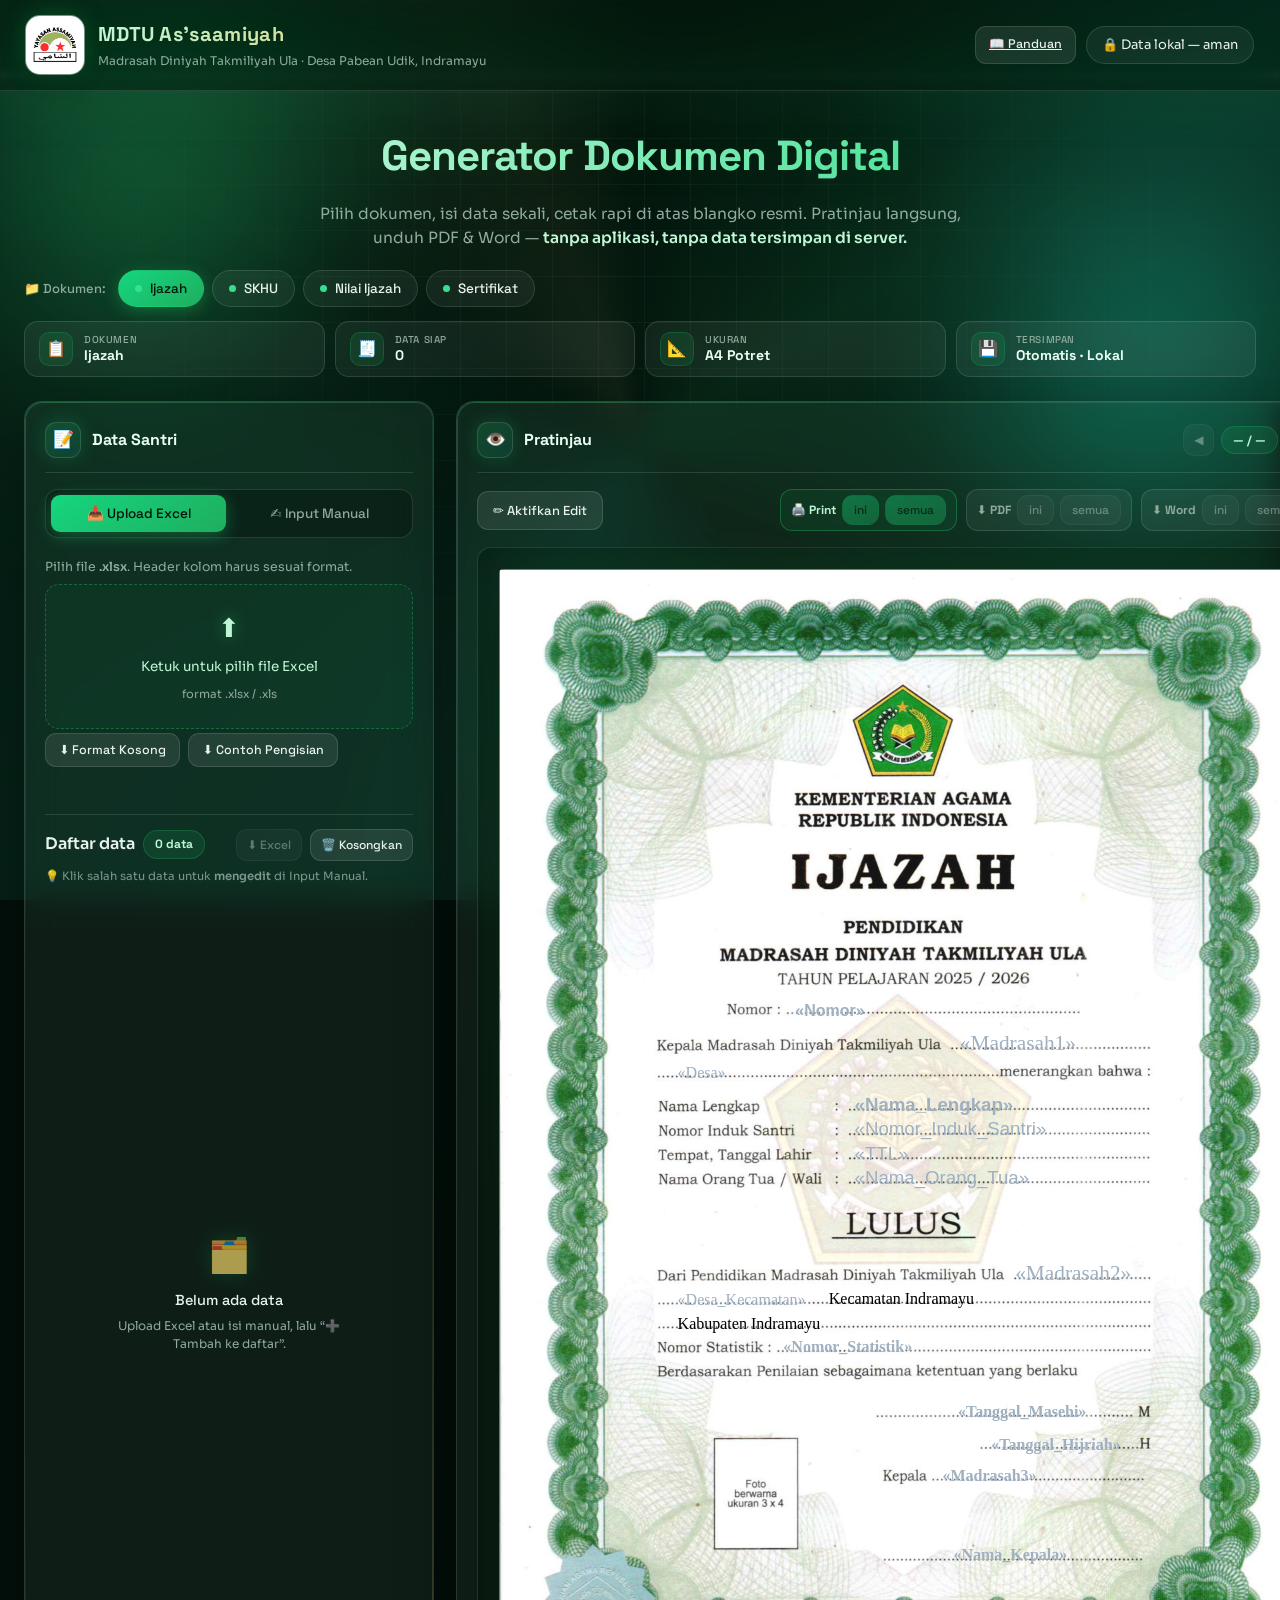
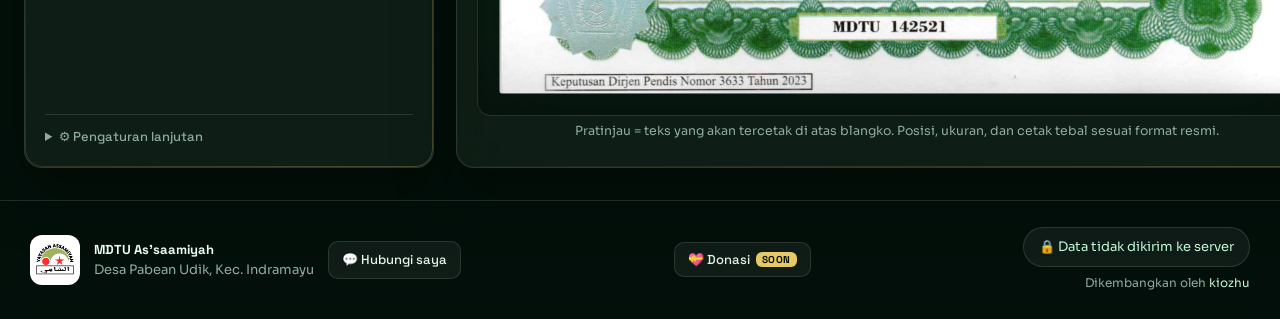
<file: web/index.html>
<!DOCTYPE html>
<html lang="id">
<head>
<meta charset="UTF-8">
<meta name="viewport" content="width=device-width, initial-scale=1.0">
<title>Generator Ijazah — MDTU As'saamiyah</title>
<link rel="icon" type="image/jpeg" href="assets/logo.jpg">
<!-- Kunci keamanan: hanya boleh memuat/menghubungi sumber dari server ini sendiri.
     Browser DILARANG mengirim data ke alamat luar mana pun. -->
<meta http-equiv="Content-Security-Policy"
      content="default-src 'self'; script-src 'self'; style-src 'self' 'unsafe-inline'; img-src 'self' data: blob:; connect-src 'self'; frame-src 'self' blob:; object-src 'none'; base-uri 'self'">
<link rel="stylesheet" href="styles.css">
<!-- Semua library disimpan lokal (tidak ambil dari internet). -->
<script src="lib/xlsx.full.min.js"></script>
<script src="lib/pdf-lib.min.js"></script>
<script src="lib/fontkit.umd.min.js"></script>
<script src="lib/pizzip.min.js"></script>
</head>
<body>

<!-- latar dekoratif futuristik -->
<div class="aurora" aria-hidden="true">
  <span class="blob b1"></span>
  <span class="blob b2"></span>
  <span class="blob b3"></span>
  <div class="grid-overlay"></div>
  <div class="ax-scan"></div>
  <div class="ax-dots"><i></i><i></i><i></i><i></i><i></i><i></i><i></i><i></i><i></i><i></i><i></i><i></i></div>
</div>

<header class="site-header reveal">
  <div class="brand">
    <img id="brandLogo" class="brand-logo" src="assets/logo.jpg" alt="Logo Yayasan Assamiyah">
    <div class="brand-text">
      <div class="brand-name">MDTU As'saamiyah</div>
      <div class="brand-sub">Madrasah Diniyah Takmiliyah Ula · Desa Pabean Udik, Indramayu</div>
    </div>
  </div>
  <div class="header-right ed-nav" style="display:flex;align-items:center;gap:10px">
    <a class="btn ghost sm" href="panduan.html">📖 Panduan</a>
    <span class="pill secure" title="Semua proses di browser. Tidak ada data yang dikirim ke server.">🔒 Data lokal — aman</span>
  </div>
</header>

<div class="hero reveal">
  <h1>Generator Dokumen Digital</h1>
  <p>Pilih dokumen, isi data sekali, cetak rapi di atas blangko resmi. Pratinjau langsung, unduh PDF &amp; Word —
     <b>tanpa aplikasi, tanpa data tersimpan di server.</b></p>
</div>

<div class="tpl-bar reveal">
  <span class="tpl-bar-label">📁 Dokumen:</span>
  <div id="tplPicker" class="tpl-picker"></div>
</div>
<div id="tplNotice" class="tpl-notice hidden"></div>

<div class="stat-bar reveal">
  <span class="stat"><span class="stat-ic">📋</span><span class="stat-t"><span class="stat-k">Dokumen</span><b id="statTpl">—</b></span></span>
  <span class="stat"><span class="stat-ic">🧾</span><span class="stat-t"><span class="stat-k">Data siap</span><b id="statCount">0</b></span></span>
  <span class="stat"><span class="stat-ic">📐</span><span class="stat-t"><span class="stat-k">Ukuran</span><b id="statSize">—</b></span></span>
  <span class="stat"><span class="stat-ic">💾</span><span class="stat-t"><span class="stat-k">Tersimpan</span><b>Otomatis · Lokal</b></span></span>
</div>

<main>
  <!-- ============ KIRI: INPUT ============ -->
  <section class="card input reveal">
    <div class="card-head"><span class="ic">📝</span><h2>Data Santri</h2></div>

    <div class="tabs">
      <button class="tab active" data-tab="excel">📥 Upload Excel</button>
      <button class="tab" data-tab="manual">✍️ Input Manual</button>
    </div>

    <div class="tabpane" id="tab-excel">
      <p class="hint">Pilih file <b>.xlsx</b>. Header kolom harus sesuai format.</p>
      <div class="file-drop">
        <span class="fd-ic">⬆️</span>
        <span>Ketuk untuk pilih file Excel</span>
        <span class="fd-sub">format .xlsx / .xls</span>
        <input type="file" id="excelFile" class="file-cover" aria-label="Pilih file Excel">
      </div>
      <div class="sample-btns">
        <button id="sampleEmpty" class="btn ghost sm" title="Header kolom saja, siap Anda isi">⬇️ Format Kosong</button>
        <button id="sampleFilled" class="btn ghost sm" title="Contoh 30 baris terisi otomatis">⬇️ Contoh Pengisian</button>
      </div>
      <div id="excelStatus" class="status"></div>
    </div>

    <div class="tabpane hidden" id="tab-manual">
      <p class="hint">Isi data lalu <b>Tambah</b>. Field tetap tersimpan di browser ini
        supaya tidak ketik ulang.</p>
      <form id="manualForm"></form>
      <div id="manualActions" class="manual-actions">
        <button id="addRecord" class="btn primary sm">➕ Tambah ke daftar</button>
        <button id="saveRecord" class="btn primary sm hidden">💾 Simpan perubahan</button>
        <button id="cancelEdit" class="btn ghost sm hidden">✖ Batal edit</button>
      </div>
      <div id="manualPreviewNote" class="manual-prev-note hidden">👁️ Pratinjau otomatis dari isian — <b>belum ditambahkan</b>. Klik “➕ Tambah ke daftar” bila sudah yakin.</div>
    </div>

    <div class="records">
      <div class="records-head">
        <b>Daftar data</b>
        <span id="recCount" class="chip">0 data</span>
        <button id="exportExcel" class="btn ghost xs" title="Unduh semua data sebagai Excel (cadangan)">⬇️ Excel</button>
        <button id="clearRecords" class="btn ghost xs">🗑️ Kosongkan</button>
      </div>
      <p class="hint rec-hint">💡 Klik salah satu data untuk <b>mengedit</b> di Input Manual.</p>
      <ol id="recordList"></ol>
      <div id="recordsEmpty" class="records-empty">
        <div class="re-ic">🗂️</div>
        <p>Belum ada data</p>
        <span>Upload Excel atau isi manual, lalu “➕ Tambah ke daftar”.</span>
      </div>
    </div>

    <details class="adv">
      <summary>⚙️ Pengaturan lanjutan</summary>
      <label class="row" style="display:flex;align-items:center;gap:9px">
        <input type="checkbox" id="showBg" checked style="width:18px;height:18px;accent-color:var(--green)">
        <span>Tampilkan blangko di pratinjau</span>
      </label>
      <label class="row">
        <span>Ganti background blangko (opsional)</span>
        <input type="file" id="bgImage" accept="image/*">
      </label>
      <button id="resetBg" class="btn ghost xs">↩️ Reset background (kembali ke bawaan)</button>
      <p class="hint">Blangko hanya untuk pratinjau (WYSIWYG) <b>di perangkat ini</b>. <b>Tidak ikut tercetak</b> —
        PDF berisi teks saja untuk dicetak di atas blangko asli. <b>Reset</b> mengembalikan ke blangko default.</p>
    </details>
  </section>

  <!-- ============ KANAN: PREVIEW ============ -->
  <section class="card preview reveal">
    <div class="card-head">
      <span class="ic">👁️</span><h2>Pratinjau</h2>
      <div class="nav">
        <button id="prev" class="btn ghost xs">◀</button>
        <span id="navLabel" class="chip">— / —</span>
        <button id="next" class="btn ghost xs">▶</button>
      </div>
    </div>

    <div class="toolbar">
      <button id="editToggle" class="btn ghost">✏️ Aktifkan Edit</button>
      <button id="saveDefault" class="btn ghost hidden" title="Simpan ke browser ini saja">💾 Simpan Default</button>
      <button id="saveGlobal" class="btn primary hidden" title="Simpan untuk SEMUA pengunjung (perlu login admin)">🌐 Simpan Global</button>
      <button id="resetDefault" class="btn ghost hidden">↩️ Reset Default</button>
      <span class="tb-spacer"></span>
      <div class="out-group primary" title="Cetak langsung">
        <span class="out-label">🖨️ Print</span>
        <button id="printOne" class="btn primary xs">ini</button>
        <button id="printAll" class="btn primary xs">semua</button>
      </div>
      <div class="out-group" title="Unduh PDF (teks untuk dicetak di atas blangko)">
        <span class="out-label">⬇️ PDF</span>
        <button id="dlPdfOne" class="btn ghost xs">ini</button>
        <button id="dlPdfAll" class="btn ghost xs">semua</button>
      </div>
      <div class="out-group" title="Unduh Word (.docx)">
        <span class="out-label">⬇️ Word</span>
        <button id="dlDocxOne" class="btn ghost xs">ini</button>
        <button id="dlDocxAll" class="btn ghost xs">semua</button>
      </div>
    </div>

    <div id="editPanel" class="edit-panel hidden">
      <span class="ep-group">
        <button id="epUndo" class="btn ghost xs" title="Urungkan (Ctrl+Z)" disabled>↶ Urungkan</button>
        <button id="epRedo" class="btn ghost xs" title="Ulangi (Ctrl+Shift+Z)" disabled>↷ Ulangi</button>
      </span>
      <span class="ep-group">
        <button id="epAddField" class="btn ghost xs" title="Tambah placeholder (isi dari Excel)">➕ Placeholder</button>
        <button id="epAddText" class="btn ghost xs" title="Tambah teks tetap">➕ Teks</button>
        <button id="epDel" class="btn ghost xs" title="Hapus terpilih">🗑️ Hapus</button>
      </span>
      <span id="epName" class="ep-name">Pilih / tambah teks…</span>
      <span class="ep-group">
        <select id="epFont" title="Font">
          <option>Arial</option><option>Calibri</option><option>Verdana</option><option>Tahoma</option>
          <option>Trebuchet MS</option><option>Times New Roman</option><option>Georgia</option>
          <option>Cambria</option><option>Garamond</option><option>Book Antiqua</option>
          <option>Century</option><option>Courier New</option><option>Consolas</option><option>Comic Sans MS</option>
        </select>
        <input id="epSize" type="number" min="6" max="96" step="0.5" title="Ukuran (pt)">
        <button id="epBold" class="tgmini" title="Tebal"><b>B</b></button>
        <button id="epItalic" class="tgmini" title="Miring"><i>I</i></button>
        <button class="tgmini epAl" data-al="left" title="Kiri">⬅</button>
        <button class="tgmini epAl" data-al="center" title="Tengah">⬌</button>
        <button class="tgmini epAl" data-al="right" title="Kanan">➡</button>
        <input id="epColor" type="color" title="Warna">
      </span>
      <span class="ep-pos">x<input id="epX" type="number" step="1"> y<input id="epY" type="number" step="1"></span>
    </div>

    <div id="tplSettings" class="tpl-settings hidden">
      <label class="ts-field">📐 Ukuran halaman
        <select id="edPageSize">
          <option value="">— sesuai template —</option>
          <option value="595.28x841.89">A4 Potret</option>
          <option value="841.89x595.28">A4 Lanskap</option>
          <option value="612x792">Letter</option>
          <option value="935.43x612.28">F4 / Folio</option>
        </select>
      </label>
      <label class="btn ghost xs" for="edBgFile" title="Unggah gambar blangko baru (perlu login admin)">🖼️ Ganti blangko</label>
      <input id="edBgFile" type="file" accept="image/*" hidden>
    </div>

    <div class="stage">
      <div id="page" class="a4"></div>
    </div>
    <p class="hint center">Pratinjau = teks yang akan tercetak di atas blangko.
      Posisi, ukuran, dan cetak tebal sesuai format resmi.</p>
  </section>
</main>

<footer class="site-footer">
  <div class="foot-brand">
    <img class="foot-logo" src="assets/logo.jpg" alt="">
    <div>
      <b>MDTU As'saamiyah</b><br>
      <span class="muted">Desa Pabean Udik, Kec. Indramayu</span>
    </div>
    <a class="foot-link" href="https://wa.me/6285133469352" target="_blank" rel="noopener noreferrer">💬 Hubungi saya</a>
  </div>
  <div class="foot-links">
    <button id="donasiBtn" class="foot-link" type="button">💝 Donasi <span class="soon">soon</span></button>
  </div>
  <div class="foot-right">
    <div class="foot-badge">🔒 Data tidak dikirim ke server</div>
    <span class="dev-credit">Dikembangkan oleh <a href="https://github.com/kiozhu" target="_blank" rel="noopener noreferrer">kiozhu</a></span>
  </div>
</footer>

<!-- Dialog: login admin -->
<div id="adminModal" class="modal-overlay hidden">
  <div class="modal" role="dialog" aria-modal="true" aria-labelledby="adminModalTitle">
    <h3 id="adminModalTitle">🔑 Login Admin</h3>
    <p class="modal-hint">Masuk untuk menyimpan tata letak sebagai <b>default global</b> yang dilihat semua pengunjung.</p>
    <input id="adminPass" type="password" autocomplete="current-password" placeholder="Sandi admin">
    <div id="adminMsg" class="modal-msg"></div>
    <div class="modal-actions">
      <button id="adminCancel" class="btn ghost sm">Batal</button>
      <button id="adminLoginBtn" class="btn primary sm">Masuk</button>
    </div>
  </div>
</div>

<!-- Dialog: beri nama data sebelum disimpan ke daftar -->
<div id="nameModal" class="modal-overlay hidden">
  <div class="modal" role="dialog" aria-modal="true" aria-labelledby="nameModalTitle">
    <h3 id="nameModalTitle">📝 Beri nama data</h3>
    <p class="modal-hint">Nama ini hanya untuk memudahkan mengenali data di daftar (tidak ikut tercetak).</p>
    <input id="nameModalInput" type="text" autocomplete="off" placeholder="mis. Budi Santoso">
    <div class="modal-actions">
      <button id="nameModalCancel" class="btn ghost sm">Batal</button>
      <button id="nameModalSave" class="btn primary sm">💾 Simpan</button>
    </div>
  </div>
</div>

<script src="app.js"></script>
</body>
</html>
</file>
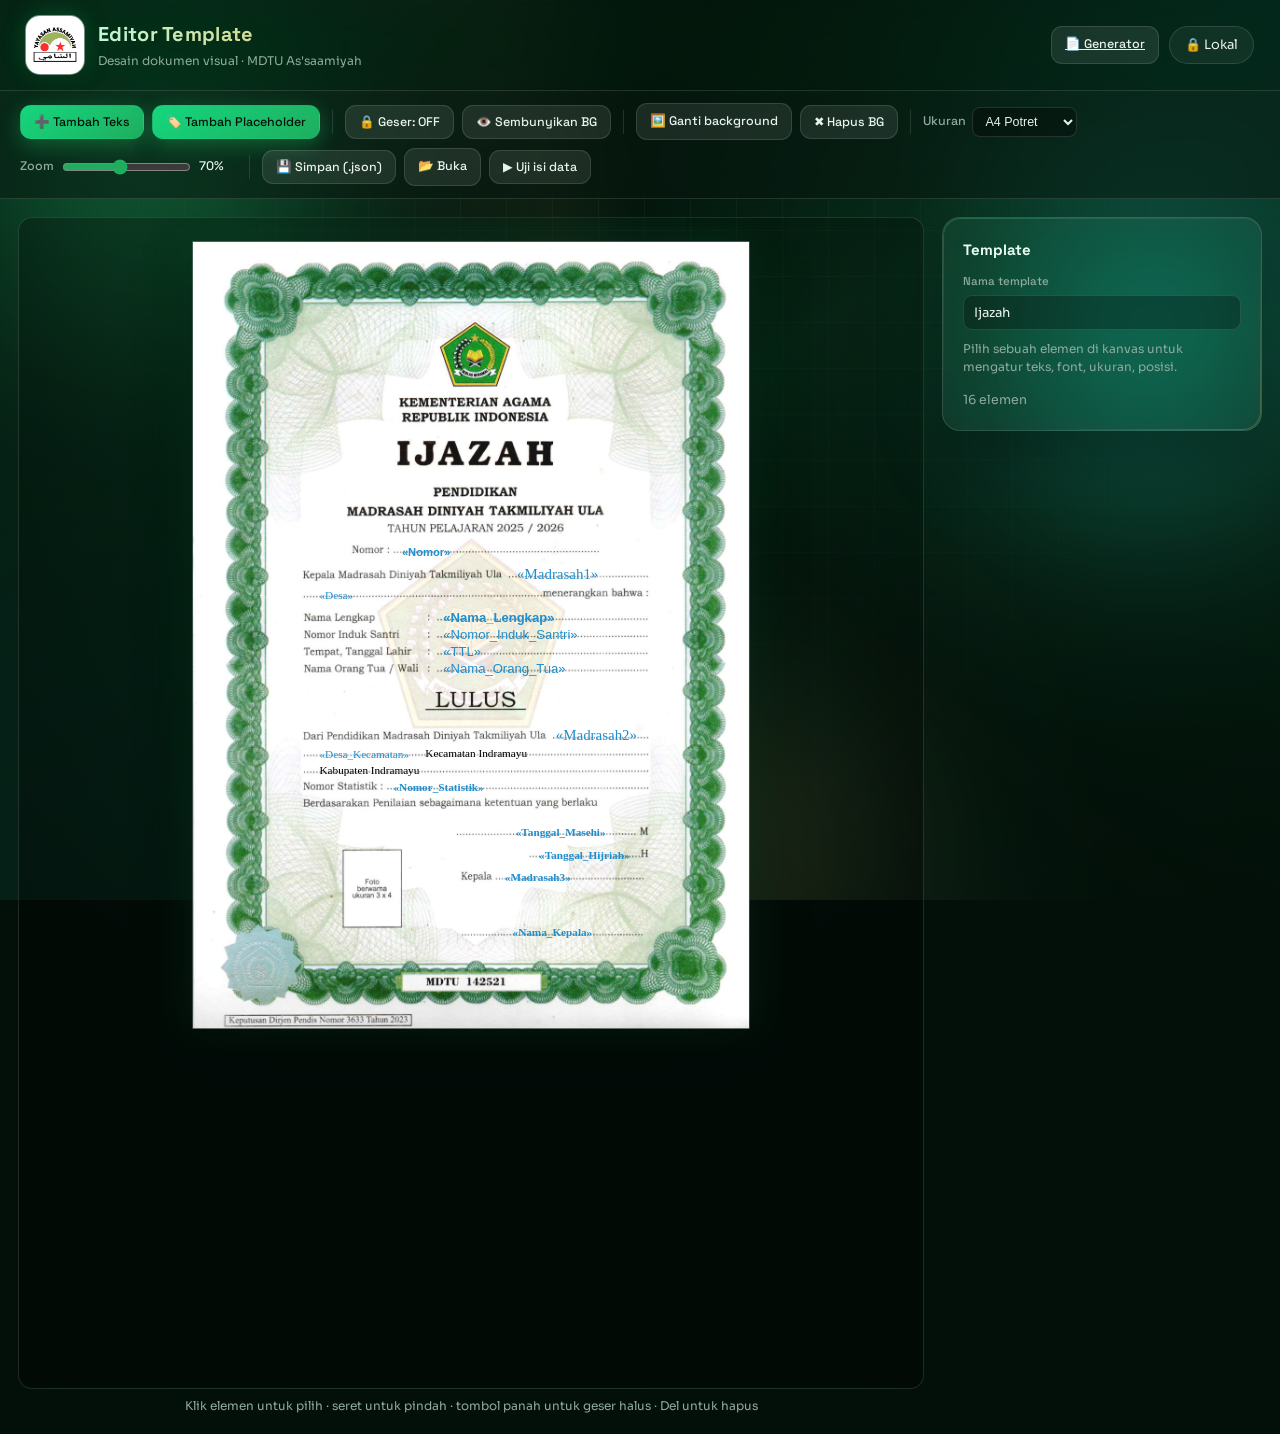
<file: web/editor.html>
<!DOCTYPE html>
<html lang="id">
<head>
<meta charset="UTF-8">
<meta name="viewport" content="width=device-width, initial-scale=1.0">
<title>Editor Template — MDTU As'saamiyah</title>
<link rel="icon" type="image/jpeg" href="assets/logo.jpg">
<meta http-equiv="Content-Security-Policy"
      content="default-src 'self'; script-src 'self'; style-src 'self' 'unsafe-inline'; img-src 'self' data: blob:; connect-src 'self'; object-src 'none'; base-uri 'self'">
<link rel="stylesheet" href="styles.css">
<link rel="stylesheet" href="editor.css">
</head>
<body>

<div class="aurora" aria-hidden="true">
  <span class="blob b1"></span><span class="blob b2"></span><span class="blob b3"></span>
  <div class="grid-overlay"></div>
</div>

<header class="site-header">
  <div class="brand">
    <img class="brand-logo" src="assets/logo.jpg" alt="Logo Yayasan Assamiyah">
    <div class="brand-text">
      <div class="brand-name">Editor Template</div>
      <div class="brand-sub">Desain dokumen visual · MDTU As'saamiyah</div>
    </div>
  </div>
  <nav class="header-right ed-nav">
    <a class="btn ghost sm" href="index.html">📄 Generator</a>
    <span class="pill secure">🔒 Lokal</span>
  </nav>
</header>

<div class="ed-toolbar">
  <button id="addText" class="btn primary sm">➕ Tambah Teks</button>
  <button id="addField" class="btn primary sm">🏷️ Tambah Placeholder</button>
  <span class="sep"></span>
  <button id="dragToggle" class="btn ghost sm" title="Default terkunci agar tidak bergeser tak sengaja">🔒 Geser: OFF</button>
  <button id="hideBg" class="btn ghost sm">👁️ Sembunyikan BG</button>
  <span class="sep"></span>
  <label class="btn ghost sm" for="bgUpload">🖼️ Ganti background</label>
  <input id="bgUpload" type="file" accept="image/*" hidden>
  <button id="bgClear" class="btn ghost sm">✖ Hapus BG</button>
  <span class="sep"></span>
  <label class="tb-field">Ukuran
    <select id="pageSize">
      <option value="595.28x841.89">A4 Potret</option>
      <option value="841.89x595.28">A4 Lanskap</option>
      <option value="612x792">Letter</option>
      <option value="935.43x612.28">F4/Folio</option>
    </select>
  </label>
  <label class="tb-field">Zoom
    <input id="zoom" type="range" min="30" max="120" value="70"><span id="zoomVal">70%</span>
  </label>
  <span class="sep"></span>
  <button id="saveJson" class="btn ghost sm">💾 Simpan (.json)</button>
  <label class="btn ghost sm" for="loadJson">📂 Buka</label>
  <input id="loadJson" type="file" accept=".json" hidden>
  <button id="tryGen" class="btn ghost sm">▶ Uji isi data</button>
</div>

<main class="ed-main">
  <!-- KANVAS -->
  <section class="ed-canvas-wrap">
    <div class="ed-scroll">
      <div id="canvas" class="ed-canvas"><img id="canvasBg" class="ed-bg" alt=""></div>
    </div>
    <div class="ed-hint">Klik elemen untuk pilih · seret untuk pindah · tombol panah untuk geser halus · Del untuk hapus</div>
  </section>

  <!-- PROPERTI -->
  <aside class="ed-props card">
    <div id="propEmpty" class="prop-empty">
      <h3>Template</h3>
      <label class="fld"><span>Nama template</span><input id="tplName" value="Template Baru"></label>
      <p class="hint">Pilih sebuah elemen di kanvas untuk mengatur teks, font, ukuran, posisi.</p>
      <div class="prop-stat"><span id="elCount">0</span> elemen</div>
    </div>

    <div id="propPanel" class="prop-panel hidden">
      <div class="prop-head">
        <h3 id="propTitle">Elemen</h3>
        <button id="delEl" class="btn ghost xs">🗑️ Hapus</button>
      </div>

      <label class="fld toggle">
        <input type="checkbox" id="pIsField">
        <span>Placeholder (isi dari data Excel)</span>
      </label>

      <label class="fld" id="rowKey"><span>Nama field (mis. Nama_Lengkap)</span>
        <input id="pKey" placeholder="Nama_Lengkap"></label>
      <label class="fld" id="rowText"><span>Teks</span>
        <input id="pText" placeholder="Teks tetap"></label>

      <div class="grid2">
        <label class="fld"><span>Font</span>
          <select id="pFont">
            <option>Arial</option><option>Calibri</option><option>Verdana</option><option>Tahoma</option>
            <option>Trebuchet MS</option><option>Times New Roman</option><option>Georgia</option>
            <option>Cambria</option><option>Garamond</option><option>Book Antiqua</option>
            <option>Century</option><option>Courier New</option><option>Consolas</option><option>Comic Sans MS</option>
          </select>
        </label>
        <label class="fld"><span>Ukuran (pt)</span>
          <input id="pSize" type="number" min="6" max="96" step="0.5" value="12"></label>
      </div>

      <div class="prop-row">
        <button id="pBold" class="tg" title="Tebal"><b>B</b></button>
        <button id="pItalic" class="tg" title="Miring"><i>I</i></button>
        <div class="align-grp">
          <button class="tg align" data-al="left" title="Kiri">⬅</button>
          <button class="tg align" data-al="center" title="Tengah">⬌</button>
          <button class="tg align" data-al="right" title="Kanan">➡</button>
        </div>
        <label class="color-pick" title="Warna"><input id="pColor" type="color" value="#000000"></label>
      </div>

      <div class="grid2">
        <label class="fld"><span>X (pt)</span><input id="pX" type="number" step="1"></label>
        <label class="fld"><span>Y / baseline (pt)</span><input id="pY" type="number" step="1"></label>
      </div>
    </div>
  </aside>
</main>

<script src="lib/pizzip.min.js"></script>
<script src="editor.js"></script>
</body>
</html>
</file>
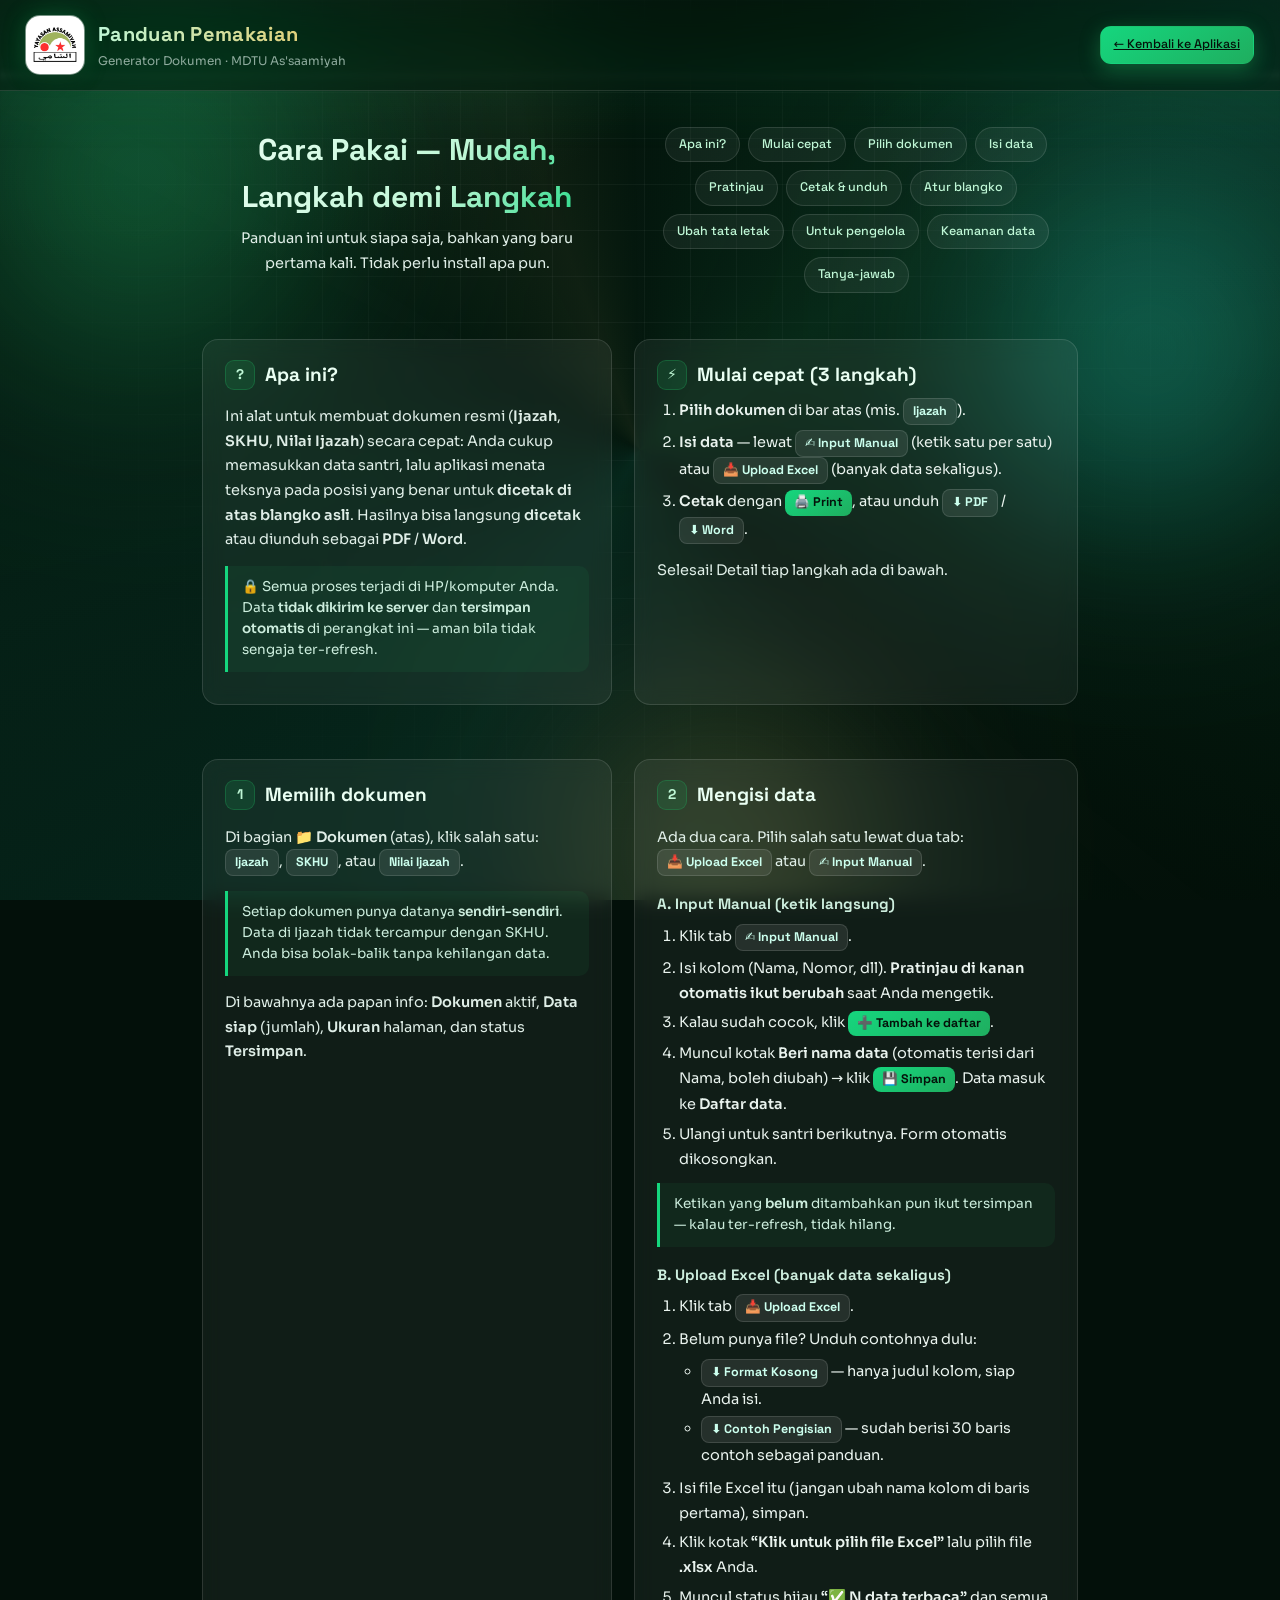
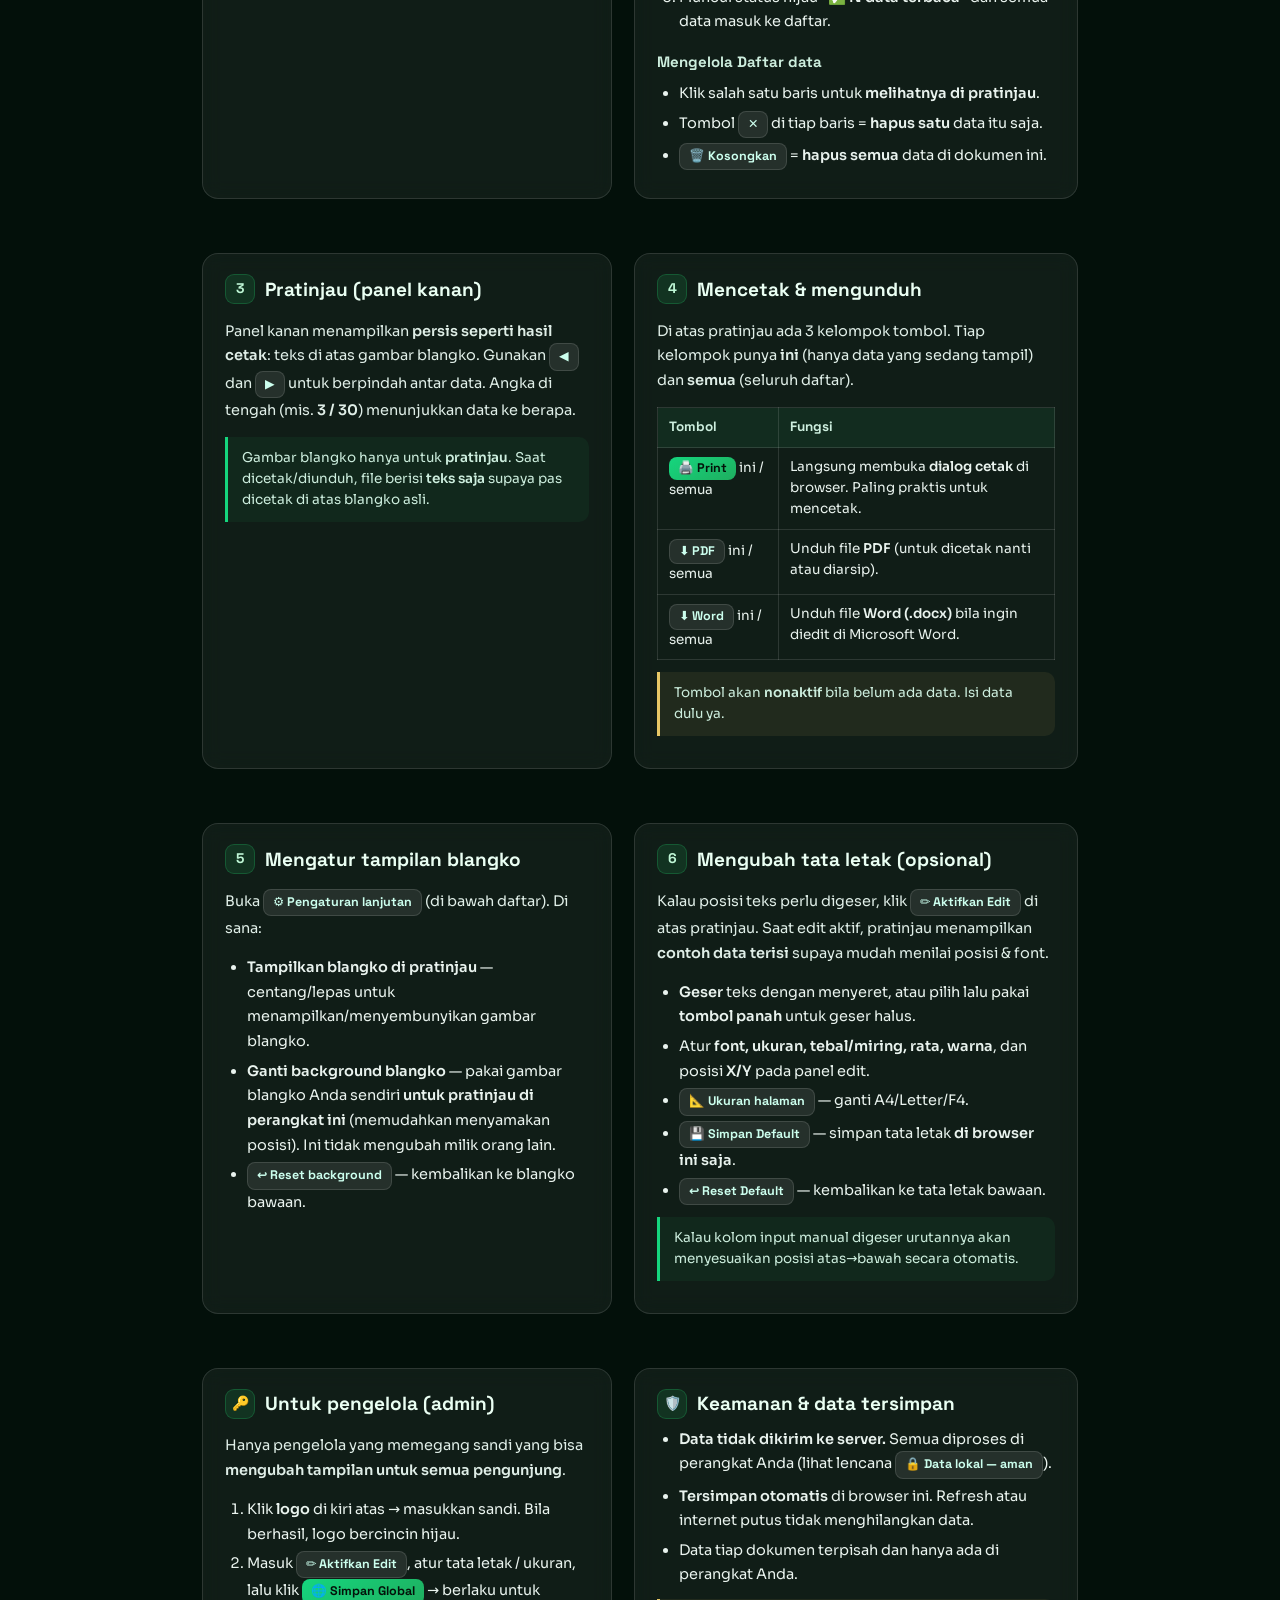
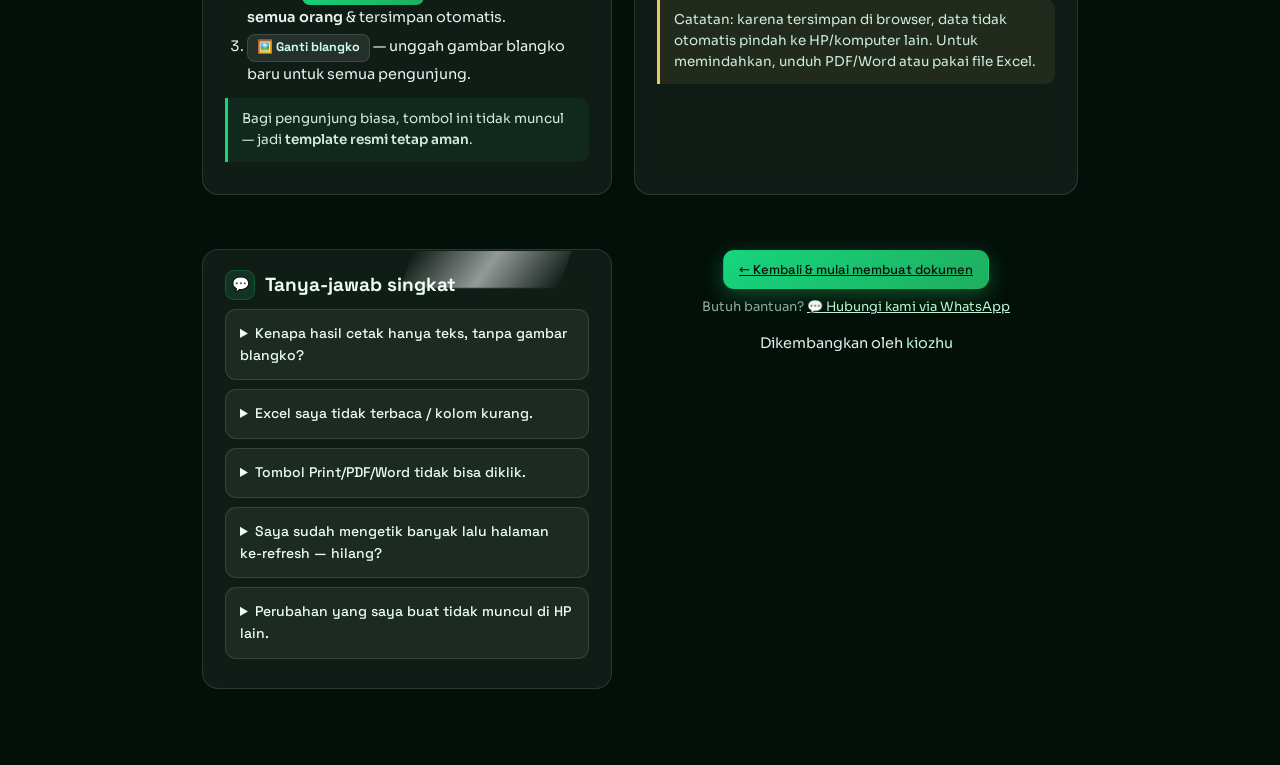
<file: web/panduan.html>
<!DOCTYPE html>
<html lang="id">
<head>
<meta charset="UTF-8">
<meta name="viewport" content="width=device-width, initial-scale=1.0">
<title>Panduan — Generator Dokumen MDTU As'saamiyah</title>
<link rel="icon" type="image/jpeg" href="assets/logo.jpg">
<meta http-equiv="Content-Security-Policy"
      content="default-src 'self'; script-src 'self'; style-src 'self' 'unsafe-inline'; img-src 'self' data: blob:; connect-src 'self'; object-src 'none'; base-uri 'self'">
<link rel="stylesheet" href="styles.css">
<style>
  .guide{max-width:920px;margin:0 auto;padding:18px 22px 60px}
  .guide-hero{text-align:center;padding:18px 10px 6px}
  .guide-hero h1{font-family:var(--display);font-size:30px;margin:0 0 6px;
    background:linear-gradient(120deg,#eafff3,#bff7d6 60%,var(--green-2));-webkit-background-clip:text;background-clip:text;color:transparent}
  .guide-hero p{color:var(--muted);margin:0;font-size:15px}
  .toc{display:flex;flex-wrap:wrap;gap:8px;justify-content:center;margin:18px 0 8px}
  .toc a{font-size:12.5px;color:#bff7d6;text-decoration:none;background:var(--glass);border:1px solid var(--brd);
    border-radius:999px;padding:7px 13px;font-family:var(--display)}
  .toc a:hover{border-color:var(--green-2)}
  .gsec{background:var(--glass);border:1px solid var(--brd);border-radius:16px;padding:20px 22px;margin:16px 0;
    backdrop-filter:blur(10px);-webkit-backdrop-filter:blur(10px)}
  .gsec h2{font-family:var(--display);font-size:19px;margin:0 0 4px;color:#eafff3;display:flex;align-items:center;gap:10px}
  .gsec h2 .n{flex:none;width:30px;height:30px;display:grid;place-items:center;border-radius:9px;font-size:14px;
    background:rgba(31,174,95,.16);border:1px solid rgba(31,174,95,.3);color:#bff7d6}
  .gsec .lead{color:var(--muted);margin:2px 0 14px;font-size:14px}
  .gsec h3{font-family:var(--display);font-size:15px;margin:16px 0 7px;color:#cdeede}
  .guide ol,.guide ul{margin:8px 0;padding-left:22px;line-height:1.7;font-size:14.5px}
  .guide li{margin:5px 0}
  .guide p{line-height:1.7;font-size:14.5px;color:#dfeee7}
  .key{display:inline-block;font-family:var(--display);font-size:12.5px;font-weight:600;color:#04120a;
    background:linear-gradient(145deg,var(--green-2),var(--green));border-radius:8px;padding:2px 9px;white-space:nowrap}
  .key.g{color:#cfe;background:var(--glass-2);border:1px solid var(--brd)}
  .key.gold{color:#04120a;background:var(--gold)}
  .note{border-left:3px solid var(--green-2);background:rgba(31,174,95,.08);border-radius:0 10px 10px 0;
    padding:11px 14px;margin:12px 0;font-size:13.5px;color:#cdeede}
  .note.warn{border-left-color:var(--gold);background:rgba(231,199,102,.08)}
  .gtable{width:100%;border-collapse:collapse;margin:10px 0;font-size:13.5px}
  .gtable th,.gtable td{border:1px solid var(--brd);padding:9px 11px;text-align:left;vertical-align:top}
  .gtable th{background:rgba(31,174,95,.10);font-family:var(--display);color:#cdeede}
  .guide details{border:1px solid var(--brd);border-radius:11px;padding:4px 14px;margin:9px 0;background:var(--glass)}
  .guide summary{cursor:pointer;padding:9px 0;font-family:var(--display);font-size:14px;color:#eafff3}
  .guide summary:hover{color:#bff7d6}
  .back-link{display:inline-flex;align-items:center;gap:7px}
</style>
</head>
<body>

<div class="aurora" aria-hidden="true">
  <span class="blob b1"></span><span class="blob b2"></span><span class="blob b3"></span>
  <div class="grid-overlay"></div>
  <div class="ax-scan"></div>
  <div class="ax-dots"><i></i><i></i><i></i><i></i><i></i><i></i><i></i><i></i><i></i><i></i><i></i><i></i></div>
</div>

<header class="site-header">
  <div class="brand">
    <img class="brand-logo" src="assets/logo.jpg" alt="Logo MDTU As'saamiyah">
    <div class="brand-text">
      <div class="brand-name">Panduan Pemakaian</div>
      <div class="brand-sub">Generator Dokumen · MDTU As'saamiyah</div>
    </div>
  </div>
  <div class="header-right">
    <a class="btn primary sm back-link" href="index.html">← Kembali ke Aplikasi</a>
  </div>
</header>

<main class="guide">

  <div class="guide-hero">
    <h1>Cara Pakai — Mudah, Langkah demi Langkah</h1>
    <p>Panduan ini untuk siapa saja, bahkan yang baru pertama kali. Tidak perlu install apa pun.</p>
  </div>

  <nav class="toc">
    <a href="#apa">Apa ini?</a>
    <a href="#cepat">Mulai cepat</a>
    <a href="#dokumen">Pilih dokumen</a>
    <a href="#isi">Isi data</a>
    <a href="#pratinjau">Pratinjau</a>
    <a href="#cetak">Cetak &amp; unduh</a>
    <a href="#blangko">Atur blangko</a>
    <a href="#edit">Ubah tata letak</a>
    <a href="#admin">Untuk pengelola</a>
    <a href="#aman">Keamanan data</a>
    <a href="#faq">Tanya-jawab</a>
  </nav>

  <section class="gsec" id="apa">
    <h2><span class="n">?</span> Apa ini?</h2>
    <p>Ini alat untuk membuat dokumen resmi (<b>Ijazah</b>, <b>SKHU</b>, <b>Nilai Ijazah</b>) secara cepat:
       Anda cukup memasukkan data santri, lalu aplikasi menata teksnya pada posisi yang benar untuk
       <b>dicetak di atas blangko asli</b>. Hasilnya bisa langsung <b>dicetak</b> atau diunduh sebagai
       <b>PDF</b> / <b>Word</b>.</p>
    <div class="note">🔒 Semua proses terjadi di HP/komputer Anda. Data <b>tidak dikirim ke server</b> dan
      <b>tersimpan otomatis</b> di perangkat ini — aman bila tidak sengaja ter-refresh.</div>
  </section>

  <section class="gsec" id="cepat">
    <h2><span class="n">⚡</span> Mulai cepat (3 langkah)</h2>
    <ol>
      <li><b>Pilih dokumen</b> di bar atas (mis. <span class="key g">Ijazah</span>).</li>
      <li><b>Isi data</b> — lewat <span class="key g">✍️ Input Manual</span> (ketik satu per satu) atau
        <span class="key g">📥 Upload Excel</span> (banyak data sekaligus).</li>
      <li><b>Cetak</b> dengan <span class="key">🖨️ Print</span>, atau unduh
        <span class="key g">⬇️ PDF</span> / <span class="key g">⬇️ Word</span>.</li>
    </ol>
    <p>Selesai! Detail tiap langkah ada di bawah.</p>
  </section>

  <section class="gsec" id="dokumen">
    <h2><span class="n">1</span> Memilih dokumen</h2>
    <p>Di bagian <b>📁 Dokumen</b> (atas), klik salah satu: <span class="key g">Ijazah</span>,
       <span class="key g">SKHU</span>, atau <span class="key g">Nilai Ijazah</span>.</p>
    <div class="note">Setiap dokumen punya datanya <b>sendiri-sendiri</b>. Data di Ijazah tidak tercampur
      dengan SKHU. Anda bisa bolak-balik tanpa kehilangan data.</div>
    <p>Di bawahnya ada papan info: <b>Dokumen</b> aktif, <b>Data siap</b> (jumlah), <b>Ukuran</b> halaman,
       dan status <b>Tersimpan</b>.</p>
  </section>

  <section class="gsec" id="isi">
    <h2><span class="n">2</span> Mengisi data</h2>
    <p>Ada dua cara. Pilih salah satu lewat dua tab: <span class="key g">📥 Upload Excel</span> atau
       <span class="key g">✍️ Input Manual</span>.</p>

    <h3>A. Input Manual (ketik langsung)</h3>
    <ol>
      <li>Klik tab <span class="key g">✍️ Input Manual</span>.</li>
      <li>Isi kolom (Nama, Nomor, dll). <b>Pratinjau di kanan otomatis ikut berubah</b> saat Anda mengetik.</li>
      <li>Kalau sudah cocok, klik <span class="key">➕ Tambah ke daftar</span>.</li>
      <li>Muncul kotak <b>Beri nama data</b> (otomatis terisi dari Nama, boleh diubah) → klik
        <span class="key">💾 Simpan</span>. Data masuk ke <b>Daftar data</b>.</li>
      <li>Ulangi untuk santri berikutnya. Form otomatis dikosongkan.</li>
    </ol>
    <div class="note">Ketikan yang <b>belum</b> ditambahkan pun ikut tersimpan — kalau ter-refresh, tidak hilang.</div>

    <h3>B. Upload Excel (banyak data sekaligus)</h3>
    <ol>
      <li>Klik tab <span class="key g">📥 Upload Excel</span>.</li>
      <li>Belum punya file? Unduh contohnya dulu:
        <ul>
          <li><span class="key g">⬇️ Format Kosong</span> — hanya judul kolom, siap Anda isi.</li>
          <li><span class="key g">⬇️ Contoh Pengisian</span> — sudah berisi 30 baris contoh sebagai panduan.</li>
        </ul>
      </li>
      <li>Isi file Excel itu (jangan ubah nama kolom di baris pertama), simpan.</li>
      <li>Klik kotak <b>“Klik untuk pilih file Excel”</b> lalu pilih file <b>.xlsx</b> Anda.</li>
      <li>Muncul status hijau <b>“✅ N data terbaca”</b> dan semua data masuk ke daftar.</li>
    </ol>

    <h3>Mengelola Daftar data</h3>
    <ul>
      <li>Klik salah satu baris untuk <b>melihatnya di pratinjau</b>.</li>
      <li>Tombol <span class="key g">✕</span> di tiap baris = <b>hapus satu</b> data itu saja.</li>
      <li><span class="key g">🗑️ Kosongkan</span> = <b>hapus semua</b> data di dokumen ini.</li>
    </ul>
  </section>

  <section class="gsec" id="pratinjau">
    <h2><span class="n">3</span> Pratinjau (panel kanan)</h2>
    <p>Panel kanan menampilkan <b>persis seperti hasil cetak</b>: teks di atas gambar blangko.
       Gunakan <span class="key g">◀</span> dan <span class="key g">▶</span> untuk berpindah antar data.
       Angka di tengah (mis. <b>3 / 30</b>) menunjukkan data ke berapa.</p>
    <div class="note">Gambar blangko hanya untuk <b>pratinjau</b>. Saat dicetak/diunduh, file berisi
      <b>teks saja</b> supaya pas dicetak di atas blangko asli.</div>
  </section>

  <section class="gsec" id="cetak">
    <h2><span class="n">4</span> Mencetak &amp; mengunduh</h2>
    <p>Di atas pratinjau ada 3 kelompok tombol. Tiap kelompok punya <b>ini</b> (hanya data yang sedang
       tampil) dan <b>semua</b> (seluruh daftar).</p>
    <table class="gtable">
      <tr><th>Tombol</th><th>Fungsi</th></tr>
      <tr><td><span class="key">🖨️ Print</span> ini / semua</td><td>Langsung membuka <b>dialog cetak</b> di browser. Paling praktis untuk mencetak.</td></tr>
      <tr><td><span class="key g">⬇️ PDF</span> ini / semua</td><td>Unduh file <b>PDF</b> (untuk dicetak nanti atau diarsip).</td></tr>
      <tr><td><span class="key g">⬇️ Word</span> ini / semua</td><td>Unduh file <b>Word (.docx)</b> bila ingin diedit di Microsoft Word.</td></tr>
    </table>
    <div class="note warn">Tombol akan <b>nonaktif</b> bila belum ada data. Isi data dulu ya.</div>
  </section>

  <section class="gsec" id="blangko">
    <h2><span class="n">5</span> Mengatur tampilan blangko</h2>
    <p>Buka <span class="key g">⚙️ Pengaturan lanjutan</span> (di bawah daftar). Di sana:</p>
    <ul>
      <li><b>Tampilkan blangko di pratinjau</b> — centang/lepas untuk menampilkan/menyembunyikan gambar blangko.</li>
      <li><b>Ganti background blangko</b> — pakai gambar blangko Anda sendiri <b>untuk pratinjau di perangkat ini</b>
        (memudahkan menyamakan posisi). Ini tidak mengubah milik orang lain.</li>
      <li><span class="key g">↩️ Reset background</span> — kembalikan ke blangko bawaan.</li>
    </ul>
  </section>

  <section class="gsec" id="edit">
    <h2><span class="n">6</span> Mengubah tata letak (opsional)</h2>
    <p>Kalau posisi teks perlu digeser, klik <span class="key g">✏️ Aktifkan Edit</span> di atas pratinjau.
       Saat edit aktif, pratinjau menampilkan <b>contoh data terisi</b> supaya mudah menilai posisi &amp; font.</p>
    <ul>
      <li><b>Geser</b> teks dengan menyeret, atau pilih lalu pakai <b>tombol panah</b> untuk geser halus.</li>
      <li>Atur <b>font, ukuran, tebal/miring, rata, warna</b>, dan posisi <b>X/Y</b> pada panel edit.</li>
      <li><span class="key g">📐 Ukuran halaman</span> — ganti A4/Letter/F4.</li>
      <li><span class="key g">💾 Simpan Default</span> — simpan tata letak <b>di browser ini saja</b>.</li>
      <li><span class="key g">↩️ Reset Default</span> — kembalikan ke tata letak bawaan.</li>
    </ul>
    <div class="note">Kalau kolom input manual digeser urutannya akan menyesuaikan posisi atas→bawah secara otomatis.</div>
  </section>

  <section class="gsec" id="admin">
    <h2><span class="n">🔑</span> Untuk pengelola (admin)</h2>
    <p>Hanya pengelola yang memegang sandi yang bisa <b>mengubah tampilan untuk semua pengunjung</b>.</p>
    <ol>
      <li>Klik <b>logo</b> di kiri atas → masukkan sandi. Bila berhasil, logo bercincin hijau.</li>
      <li>Masuk <span class="key g">✏️ Aktifkan Edit</span>, atur tata letak / ukuran, lalu klik
        <span class="key">🌐 Simpan Global</span> → berlaku untuk <b>semua orang</b> &amp; tersimpan otomatis.</li>
      <li><span class="key g">🖼️ Ganti blangko</span> — unggah gambar blangko baru untuk semua pengunjung.</li>
    </ol>
    <div class="note">Bagi pengunjung biasa, tombol ini tidak muncul — jadi <b>template resmi tetap aman</b>.</div>
  </section>

  <section class="gsec" id="aman">
    <h2><span class="n">🛡️</span> Keamanan &amp; data tersimpan</h2>
    <ul>
      <li><b>Data tidak dikirim ke server.</b> Semua diproses di perangkat Anda (lihat lencana
        <span class="key g">🔒 Data lokal — aman</span>).</li>
      <li><b>Tersimpan otomatis</b> di browser ini. Refresh atau internet putus tidak menghilangkan data.</li>
      <li>Data tiap dokumen terpisah dan hanya ada di perangkat Anda.</li>
    </ul>
    <div class="note warn">Catatan: karena tersimpan di browser, data tidak otomatis pindah ke HP/komputer lain.
      Untuk memindahkan, unduh PDF/Word atau pakai file Excel.</div>
  </section>

  <section class="gsec" id="faq">
    <h2><span class="n">💬</span> Tanya-jawab singkat</h2>
    <details><summary>Kenapa hasil cetak hanya teks, tanpa gambar blangko?</summary>
      <p>Memang sengaja. Dokumen dicetak di atas <b>blangko asli</b> yang sudah ada kop/logonya, jadi file
        hanya berisi teks agar pas. Gambar di pratinjau cuma alat bantu posisi.</p></details>
    <details><summary>Excel saya tidak terbaca / kolom kurang.</summary>
      <p>Pastikan <b>nama kolom</b> di baris pertama sama persis dengan contoh. Paling mudah: unduh
        <span class="key g">⬇️ Format Kosong</span> lalu isi di situ.</p></details>
    <details><summary>Tombol Print/PDF/Word tidak bisa diklik.</summary>
      <p>Tombol nonaktif bila <b>belum ada data</b>. Tambahkan minimal satu data dulu.</p></details>
    <details><summary>Saya sudah mengetik banyak lalu halaman ke-refresh — hilang?</summary>
      <p>Tidak. Data &amp; ketikan tersimpan otomatis dan akan <b>kembali</b> saat halaman dibuka lagi
        di perangkat yang sama.</p></details>
    <details><summary>Perubahan yang saya buat tidak muncul di HP lain.</summary>
      <p>Penyimpanan bersifat per-perangkat. Untuk berbagi, kirim hasil PDF/Word, atau gunakan akun admin
        untuk menyimpan tata letak secara global.</p></details>
  </section>

  <div style="text-align:center;margin-top:24px">
    <a class="btn primary" href="index.html">← Kembali &amp; mulai membuat dokumen</a>
    <p style="color:var(--muted);font-size:13px;margin-top:14px">
      Butuh bantuan? <a href="https://wa.me/6285133469352" target="_blank" rel="noopener noreferrer" style="color:#bff7d6">💬 Hubungi kami via WhatsApp</a>
    </p>
    <p class="dev-credit" style="margin-top:6px">
      Dikembangkan oleh <a href="https://github.com/kiozhu" target="_blank" rel="noopener noreferrer">kiozhu</a>
    </p>
  </div>

</main>
</body>
</html>
</file>
<file: web/styles.css>
/* ===== Fonts (lokal) ===== */
@font-face{font-family:'Space Grotesk';src:url('assets/fonts/space-grotesk-700.woff2') format('woff2');font-weight:700;font-display:swap}
@font-face{font-family:'Space Grotesk';src:url('assets/fonts/space-grotesk-500.woff2') format('woff2');font-weight:500;font-display:swap}
@font-face{font-family:'Sora';src:url('assets/fonts/sora-600.woff2') format('woff2');font-weight:600;font-display:swap}
@font-face{font-family:'Sora';src:url('assets/fonts/sora-400.woff2') format('woff2');font-weight:400;font-display:swap}

:root{
  --green:#1fae5f; --green-2:#15d67e; --gold:#e7c766; --teal:#19c9b0;
  --ink:#e9f3ee; --muted:#8fab9e;
  --glass:rgba(255,255,255,.055); --glass-2:rgba(255,255,255,.09);
  --brd:rgba(255,255,255,.12); --brd-glow:rgba(31,174,95,.45);
  --display:'Space Grotesk',system-ui,sans-serif;
  --body:'Sora',system-ui,-apple-system,sans-serif;
  --radius:18px;
}
*{box-sizing:border-box}
.hidden{display:none!important}
html{scroll-behavior:smooth}
body{margin:0;color:var(--ink);font-family:var(--body);line-height:1.55;
  background:#03100a;overflow-x:hidden;min-height:100vh}

/* ===== Aurora background ===== */
.aurora{position:fixed;inset:0;z-index:-2;overflow:hidden;
  background:
   radial-gradient(900px 600px at 15% -10%, rgba(20,120,80,.30), transparent 60%),
   radial-gradient(800px 700px at 100% 0%, rgba(20,150,160,.18), transparent 55%),
   linear-gradient(160deg,#03130b 0%,#05190f 45%,#031009 100%)}
.aurora::before{content:"";position:absolute;inset:-45%;
  background:conic-gradient(from 0deg at 50% 50%,transparent 0deg,rgba(31,174,95,.10) 55deg,transparent 130deg,rgba(25,201,176,.09) 210deg,transparent 300deg,rgba(231,199,102,.05) 340deg,transparent 360deg);
  animation:auroraSpin 60s linear infinite;will-change:transform}
.blob{position:absolute;border-radius:50%;filter:blur(90px);opacity:.55;mix-blend-mode:screen}
.blob.b1{width:520px;height:520px;left:-120px;top:-80px;
  background:radial-gradient(circle,#1fae5f,transparent 70%);animation:drift1 18s ease-in-out infinite}
.blob.b2{width:460px;height:460px;right:-100px;top:120px;
  background:radial-gradient(circle,#19c9b0,transparent 70%);animation:drift2 22s ease-in-out infinite}
.blob.b3{width:420px;height:420px;left:40%;bottom:-160px;
  background:radial-gradient(circle,#e7c766,transparent 72%);opacity:.30;animation:drift3 26s ease-in-out infinite}
.grid-overlay{position:absolute;inset:0;
  background-image:linear-gradient(rgba(255,255,255,.045) 1px,transparent 1px),
                   linear-gradient(90deg,rgba(255,255,255,.045) 1px,transparent 1px);
  background-size:46px 46px;
  -webkit-mask-image:radial-gradient(circle at 50% 30%,#000,transparent 75%);
          mask-image:radial-gradient(circle at 50% 30%,#000,transparent 75%)}
@keyframes auroraSpin{to{transform:rotate(1turn)}}
@keyframes drift1{0%,100%{transform:translate(0,0) scale(1)}30%{transform:translate(110px,70px) scale(1.14)}60%{transform:translate(50px,150px) scale(1.06)}}
@keyframes drift2{0%,100%{transform:translate(0,0) scale(1)}35%{transform:translate(-100px,60px) scale(1.12)}70%{transform:translate(-40px,-60px) scale(1.05)}}
@keyframes drift3{0%,100%{transform:translate(0,0) scale(1)}40%{transform:translate(90px,-70px) scale(1.16)}75%{transform:translate(-60px,30px) scale(1.08)}}
/* sapuan pemindai + partikel data (futuristik) */
.ax-scan{position:absolute;left:0;right:0;top:0;height:150px;pointer-events:none;filter:blur(1px);
  background:linear-gradient(to bottom,transparent,rgba(31,174,95,.06) 45%,rgba(170,255,215,.18) 50%,rgba(31,174,95,.06) 55%,transparent);
  animation:axScan 8.5s linear infinite}
@keyframes axScan{0%{transform:translateY(-170px);opacity:0}8%{opacity:1}92%{opacity:1}100%{transform:translateY(102vh);opacity:0}}
.ax-dots{position:absolute;inset:0;overflow:hidden;pointer-events:none}
.ax-dots i{position:absolute;bottom:-12px;width:4px;height:4px;border-radius:50%;background:#8effc6;
  box-shadow:0 0 10px 2px rgba(31,174,95,.55);opacity:0;animation:axRise linear infinite}
@keyframes axRise{0%{opacity:0;transform:translateY(0) scale(.5)}12%{opacity:.95}88%{opacity:.6}100%{opacity:0;transform:translateY(-102vh) scale(1)}}
.ax-dots i:nth-child(1){left:5%;animation-duration:16s;animation-delay:-2s}
.ax-dots i:nth-child(2){left:14%;animation-duration:21s;animation-delay:-9s;width:3px;height:3px}
.ax-dots i:nth-child(3){left:23%;animation-duration:13s;animation-delay:-5s}
.ax-dots i:nth-child(4){left:33%;animation-duration:19s;animation-delay:-14s;width:5px;height:5px}
.ax-dots i:nth-child(5){left:42%;animation-duration:24s;animation-delay:-3s}
.ax-dots i:nth-child(6){left:50%;animation-duration:15s;animation-delay:-11s;width:3px;height:3px}
.ax-dots i:nth-child(7){left:59%;animation-duration:18s;animation-delay:-7s}
.ax-dots i:nth-child(8){left:68%;animation-duration:22s;animation-delay:-16s;width:5px;height:5px}
.ax-dots i:nth-child(9){left:76%;animation-duration:14s;animation-delay:-4s}
.ax-dots i:nth-child(10){left:84%;animation-duration:20s;animation-delay:-12s;width:3px;height:3px}
.ax-dots i:nth-child(11){left:91%;animation-duration:17s;animation-delay:-8s}
.ax-dots i:nth-child(12){left:97%;animation-duration:23s;animation-delay:-1s;width:5px;height:5px}

/* ===== entrance reveal ===== */
.reveal{opacity:0;transform:translateY(22px);animation:rise .8s cubic-bezier(.2,.7,.2,1) forwards}
.hero.reveal{animation-delay:.08s}
main .input.reveal{animation-delay:.18s}
main .preview.reveal{animation-delay:.28s}
@keyframes rise{to{opacity:1;transform:none}}

/* ===== Header ===== */
.site-header{display:flex;align-items:center;gap:16px;padding:16px 26px;position:sticky;top:0;z-index:20;
  background:rgba(6,22,14,.55);backdrop-filter:blur(18px) saturate(140%);
  -webkit-backdrop-filter:blur(18px) saturate(140%);
  border-bottom:1px solid var(--brd)}
.brand{display:flex;align-items:center;gap:14px}
.brand-logo{width:58px;height:58px;object-fit:contain;background:#fff;border-radius:14px;padding:5px;
  box-shadow:0 0 0 1px rgba(255,255,255,.45),0 0 22px rgba(31,174,95,.35),0 6px 16px rgba(0,0,0,.4);
  animation:floaty 5s ease-in-out infinite}
@keyframes floaty{50%{transform:translateY(-5px)}}
.brand-name{font-family:var(--display);font-size:20px;font-weight:700;letter-spacing:.3px;
  background:linear-gradient(90deg,#bff7d6,#e7c766);-webkit-background-clip:text;background-clip:text;color:transparent}
.brand-sub{font-size:12px;color:var(--muted);margin-top:2px}
.header-right{margin-left:auto}
.pill{background:var(--glass);border:1px solid var(--brd);padding:8px 15px;border-radius:999px;font-size:13px;white-space:nowrap}
.pill.secure{box-shadow:0 0 0 0 rgba(31,174,95,.5);animation:pulse 2.6s infinite}
@keyframes pulse{0%{box-shadow:0 0 0 0 rgba(31,174,95,.45)}70%{box-shadow:0 0 0 12px rgba(31,174,95,0)}100%{box-shadow:0 0 0 0 rgba(31,174,95,0)}}

/* ===== Hero ===== */
.hero{text-align:center;padding:32px 20px 6px}
.hero h1{margin:0;font-family:var(--display);font-size:42px;font-weight:700;letter-spacing:-1px;
  background:linear-gradient(100deg,#eafff3 0%,#36e08f 40%,#19c9b0 60%,#e7c766 100%);
  background-size:220% auto;-webkit-background-clip:text;background-clip:text;color:transparent;
  animation:shimmer 7s linear infinite;text-shadow:0 0 40px rgba(31,174,95,.15)}
@keyframes shimmer{to{background-position:220% center}}
.hero p{margin:14px auto 0;max-width:680px;color:var(--muted);font-size:15.5px}
.hero b{color:#bff7d6;font-weight:600}

/* ===== Template picker ===== */
.tpl-bar{display:flex;align-items:center;gap:12px;flex-wrap:wrap;max-width:1280px;margin:14px auto 0;padding:0 24px}
.tpl-bar-label{font-family:var(--display);font-size:13px;color:var(--muted)}
.tpl-picker{display:flex;gap:8px;flex-wrap:wrap}
.tpl-pill{display:flex;align-items:center;gap:8px;font-family:var(--display);font-size:13.5px;font-weight:500;
  padding:9px 16px;border-radius:999px;cursor:pointer;color:var(--ink);
  background:var(--glass);border:1px solid var(--brd);transition:.2s}
.tpl-pill:hover{border-color:var(--green-2)}
.tpl-pill.active{background:linear-gradient(145deg,var(--green-2),var(--green));color:#04120a;
  border-color:transparent;box-shadow:0 4px 16px rgba(31,174,95,.4)}
.tpl-pill .dot{width:7px;height:7px;border-radius:50%;background:var(--gold)}
.tpl-pill.ready .dot{background:#36e08f}
.tpl-notice{max-width:1280px;margin:12px auto 0;padding:11px 18px;border-radius:12px;font-size:13px;
  background:rgba(231,199,102,.12);border:1px solid rgba(231,199,102,.35);color:#f1e2a8}
.tpl-notice.hidden{display:none}
.tpl-notice a{color:#bff7d6;font-weight:600}

/* ===== Layout ===== */
main{display:grid;grid-template-columns:410px 1fr;gap:22px;padding:24px 24px 8px;max-width:1280px;margin:0 auto;align-items:stretch}
.card.input{display:flex;flex-direction:column}
/* info chips bar */
.stat-bar{display:flex;flex-wrap:wrap;gap:10px;max-width:1280px;margin:14px auto 0;padding:0 24px}
.stat{display:flex;align-items:center;gap:11px;flex:1 1 180px;background:var(--glass);border:1px solid var(--brd);
  border-radius:14px;padding:10px 14px;backdrop-filter:blur(8px);-webkit-backdrop-filter:blur(8px)}
.stat-ic{flex:none;width:34px;height:34px;display:grid;place-items:center;border-radius:10px;font-size:16px;
  background:rgba(31,174,95,.14);border:1px solid rgba(31,174,95,.25)}
.stat-t{display:flex;flex-direction:column;line-height:1.25;min-width:0}
.stat-k{font-size:10px;text-transform:uppercase;letter-spacing:.6px;color:var(--muted);font-family:var(--display)}
.stat-t b{font-family:var(--display);font-size:14px;color:#eafff3;white-space:nowrap;overflow:hidden;text-overflow:ellipsis}
.card{position:relative;background:var(--glass);backdrop-filter:blur(16px) saturate(130%);
  -webkit-backdrop-filter:blur(16px) saturate(130%);
  border:1px solid var(--brd);border-radius:var(--radius);padding:20px;
  box-shadow:0 24px 60px rgba(0,0,0,.35),inset 0 1px 0 rgba(255,255,255,.06)}
.card::before{content:"";position:absolute;inset:0;border-radius:var(--radius);padding:1px;
  background:linear-gradient(140deg,rgba(31,174,95,.55),transparent 40%,transparent 60%,rgba(231,199,102,.4));
  -webkit-mask:linear-gradient(#000 0 0) content-box,linear-gradient(#000 0 0);
  -webkit-mask-composite:xor;mask-composite:exclude;pointer-events:none;opacity:.7}
.card-head{display:flex;align-items:center;gap:11px;margin-bottom:16px;padding-bottom:14px;
  border-bottom:1px solid var(--brd)}
.card-head .ic{width:36px;height:36px;display:grid;place-items:center;border-radius:11px;font-size:17px;
  background:linear-gradient(145deg,rgba(31,174,95,.25),rgba(25,201,176,.12));
  border:1px solid var(--brd);box-shadow:0 0 18px rgba(31,174,95,.25)}
.card-head h2{margin:0;font-family:var(--display);font-size:16px;font-weight:700;color:#eafff3}
.card-head .nav{margin-left:auto;display:flex;align-items:center;gap:7px}

/* ===== Tabs ===== */
.tabs{display:flex;gap:6px;background:rgba(0,0,0,.25);padding:5px;border-radius:13px;margin-bottom:14px;border:1px solid var(--brd)}
.tab{flex:1;padding:10px;border:none;background:transparent;border-radius:9px;cursor:pointer;
  font-family:var(--display);font-size:13.5px;font-weight:500;color:var(--muted);transition:.2s}
.tab:hover{color:var(--ink)}
.tab.active{color:#04120a;background:linear-gradient(145deg,var(--green-2),var(--green));
  box-shadow:0 4px 16px rgba(31,174,95,.45)}
.tabpane.hidden{display:none}
.tabpane{animation:rise .4s ease}

/* ===== form / file ===== */
.hint{font-size:12.5px;color:var(--muted);margin:6px 0}
.center{text-align:center}
.file-drop{position:relative;display:flex;flex-direction:column;align-items:center;gap:8px;padding:24px;cursor:pointer;
  border:1.5px dashed rgba(31,174,95,.45);border-radius:14px;color:#bff7d6;font-size:13.5px;font-weight:500;
  background:rgba(31,174,95,.06);transition:.25s}
.file-drop:hover{border-color:var(--green-2);background:rgba(31,174,95,.13);box-shadow:0 0 26px rgba(31,174,95,.25) inset}
.file-drop .fd-ic{font-size:26px;filter:drop-shadow(0 0 8px rgba(31,174,95,.6))}
.file-drop .fd-sub{font-size:11.5px;color:var(--muted);font-weight:400}
/* input transparan MENUTUPI area: ketukan di HP langsung mengenai input (paling andal) */
.file-cover{position:absolute;inset:0;width:100%;height:100%;opacity:0;cursor:pointer}
#manualForm{display:grid;gap:10px;margin:8px 0 12px}
.fld{display:grid;gap:4px}
.fld label{font-size:11.5px;color:var(--muted);font-weight:500;font-family:var(--display)}
.fld-label{display:inline-flex;align-items:center;gap:5px;cursor:pointer;width:fit-content;max-width:100%;transition:color .15s}
.fld-label:hover{color:#bff7d6}
.fld-label-txt{overflow:hidden;text-overflow:ellipsis;white-space:nowrap}
.fld-label-edit{opacity:0;font-size:10px;transition:opacity .15s}
.fld-label:hover .fld-label-edit{opacity:.75}
.fld-label-reset{font-size:11px;color:var(--gold,#e7c766);opacity:.8;cursor:pointer}
.fld-label-reset:hover{opacity:1}
.fld input{padding:9px 11px;border:1px solid var(--brd);border-radius:10px;font-size:13.5px;font-family:var(--body);
  background:rgba(0,0,0,.28);color:var(--ink);transition:.2s}
.fld input::placeholder{color:#5e7468}
.fld input:focus{outline:none;border-color:var(--green-2);
  box-shadow:0 0 0 3px rgba(31,174,95,.18),0 0 18px rgba(31,174,95,.25)}
.fld.const input{background:rgba(231,199,102,.06);border-color:rgba(231,199,102,.22)}
.fld-in{display:flex;align-items:stretch;gap:6px}
.fld-in input{flex:1 1 auto;min-width:0}
.case-btn{flex:none;width:34px;border:1px solid var(--brd);border-radius:10px;background:var(--glass-2);
  color:var(--muted);font-family:var(--display);font-size:12px;font-weight:700;cursor:pointer;
  letter-spacing:.5px;transition:.15s;line-height:1}
.case-btn:hover{border-color:var(--green-2);color:#bff7d6;box-shadow:0 0 12px rgba(31,174,95,.2)}
.case-btn:active{transform:scale(.94)}

/* ===== buttons ===== */
.btn{position:relative;overflow:hidden;font-family:var(--display);font-weight:500;border-radius:11px;cursor:pointer;
  font-size:13px;padding:10px 15px;border:1px solid transparent;transition:.2s}
.btn.sm{padding:8px 13px;font-size:12.5px}.btn.xs{padding:7px 10px;font-size:12px}
.btn.primary{color:#04120a;background:linear-gradient(145deg,var(--green-2),var(--green));
  box-shadow:0 6px 20px rgba(31,174,95,.4)}
.btn.primary:hover{transform:translateY(-2px);box-shadow:0 10px 30px rgba(31,174,95,.55)}
.btn.primary::after{content:"";position:absolute;top:0;left:-120%;width:60%;height:100%;
  background:linear-gradient(110deg,transparent,rgba(255,255,255,.55),transparent);transform:skewX(-20deg)}
.btn.primary:hover::after{animation:shine .8s}
@keyframes shine{to{left:140%}}
.btn.ghost{background:var(--glass-2);border-color:var(--brd);color:var(--ink)}
.btn.ghost:hover{border-color:var(--green-2);color:#bff7d6;box-shadow:0 0 16px rgba(31,174,95,.2)}
.btn:disabled{opacity:.38;cursor:not-allowed;transform:none;box-shadow:none}
.btn:disabled::after{display:none}
#sampleXlsx{margin-top:11px}

/* ===== status / chips ===== */
.status{font-size:13px;margin-top:11px;min-height:18px}
.status.ok{color:var(--green-2);font-weight:600} .status.err{color:#ff7a7a;font-weight:600}
.chip{background:rgba(31,174,95,.14);color:#bff7d6;font-size:12px;font-weight:600;font-family:var(--display);
  padding:4px 11px;border-radius:999px;border:1px solid rgba(31,174,95,.3)}
.muted{color:var(--muted)}

/* ===== records ===== */
.records{margin-top:18px;border-top:1px solid var(--brd);padding-top:14px;flex:1 1 auto;display:flex;flex-direction:column;min-height:0}
.records-head{display:flex;align-items:center;gap:8px;flex:none}
.records-head button:first-of-type{margin-left:auto}
.rec-hint{margin:7px 0 0;font-size:11.5px;opacity:.85}
#recordList{margin:11px 0 0;padding:0;list-style:none;flex:1 1 auto;min-height:0;overflow:auto}
.records-empty{flex:1 1 auto;display:flex;flex-direction:column;align-items:center;justify-content:center;
  text-align:center;gap:6px;color:var(--muted);padding:22px 16px;min-height:140px}
.records-empty.hidden{display:none}
.records-empty .re-ic{font-size:34px;opacity:.65;filter:drop-shadow(0 0 10px rgba(31,174,95,.35))}
.records-empty p{margin:0;font-family:var(--display);font-size:14.5px;color:var(--ink)}
.records-empty span{font-size:12px;max-width:250px;line-height:1.5}
#recordList li{display:flex;align-items:center;gap:9px;padding:9px 11px;border-radius:10px;font-size:13.5px;
  cursor:pointer;border:1px solid transparent;transition:.18s}
#recordList li:before{content:"👤";font-size:13px;opacity:.6}
#recordList li:hover{background:var(--glass-2)}
#recordList li.active{background:linear-gradient(145deg,rgba(31,174,95,.20),rgba(25,201,176,.08));
  border-color:rgba(31,174,95,.4);font-weight:600;color:#eafff3;box-shadow:0 0 18px rgba(31,174,95,.2)}
#recordList li.active:before{content:"📄";opacity:1}
#recordList li.editing{border-color:rgba(25,201,176,.55);box-shadow:0 0 16px rgba(25,201,176,.25)}
#recordList li.editing:before{content:"✏️";opacity:1}
.rec-name{flex:1;overflow:hidden;text-overflow:ellipsis;white-space:nowrap}
.rec-del{flex:none;width:24px;height:24px;display:flex;align-items:center;justify-content:center;
  background:transparent;border:1px solid transparent;border-radius:7px;color:var(--muted);
  font-size:12px;line-height:1;cursor:pointer;transition:.15s}
.rec-del:hover{background:rgba(229,72,72,.16);border-color:rgba(229,72,72,.42);color:#ff9b9b}

/* ===== dialog beri nama data ===== */
.modal-overlay{position:fixed;inset:0;z-index:1000;display:flex;align-items:center;justify-content:center;
  padding:20px;background:rgba(2,10,6,.62);backdrop-filter:blur(4px)}
.modal-overlay.hidden{display:none}
.modal{width:min(390px,92vw);background:#0a1a12;border:1px solid var(--brd);border-radius:16px;
  padding:20px 20px 18px;box-shadow:0 26px 70px rgba(0,0,0,.55)}
.modal h3{margin:0 0 6px;font-family:var(--display);font-size:16px;color:var(--ink)}
.modal-hint{margin:0 0 13px;font-size:12px;color:var(--muted);line-height:1.5}
.modal input{width:100%;box-sizing:border-box;padding:10px 12px;border:1px solid var(--brd);border-radius:10px;
  font-size:14px;font-family:var(--body);background:var(--glass-2);color:var(--ink)}
.modal input:focus{outline:none;border-color:var(--green-2);box-shadow:0 0 0 3px rgba(21,214,126,.15)}
.modal-actions{display:flex;gap:8px;justify-content:flex-end;margin-top:15px}
.modal-msg{font-size:12px;margin-top:9px;min-height:1em;line-height:1.4}
.modal-msg.err{color:#ff9b9b}
.modal-msg.ok{color:#bff7d6}

/* panel pengaturan template (mode edit): ukuran halaman + ganti blangko */
.tpl-settings{display:flex;flex-wrap:wrap;align-items:center;gap:10px;margin:8px 0 2px;padding:9px 11px;
  border:1px solid var(--brd);border-radius:11px;background:var(--glass);font-size:12.5px}
.tpl-settings.hidden{display:none}
.ts-field{display:flex;align-items:center;gap:7px;color:var(--muted);font-family:var(--display)}
.ts-field select{padding:6px 9px;border:1px solid var(--brd);border-radius:8px;background:var(--glass-2);color:var(--ink);font-size:12.5px}
/* logo sebagai pemicu admin tersembunyi: tanpa petunjuk mencolok; cincin saat aktif */
.brand-logo.admin-on{box-shadow:0 0 0 2px var(--green-2),0 0 16px rgba(21,214,126,.55)}

/* ===== input manual: aksi & pratinjau ===== */
.manual-actions{display:flex;gap:8px;margin-top:6px}
.manual-actions .btn.primary{flex:1}
.manual-prev-note{margin-top:9px;font-size:12px;color:#bff7d6;line-height:1.5;
  background:rgba(31,174,95,.10);border:1px dashed rgba(31,174,95,.35);border-radius:9px;padding:8px 11px}
.manual-prev-note.hidden{display:none}

/* ===== advanced ===== */
.adv{margin-top:16px;font-size:13px;border-top:1px solid var(--brd);padding-top:12px}
.adv summary{cursor:pointer;color:var(--muted);font-weight:500;font-family:var(--display)}
.adv summary:hover{color:var(--ink)}
.adv .row{display:grid;gap:6px;margin-top:11px}
.adv input[type=file]{font-size:12.5px;color:var(--muted)}

/* ===== toolbar ===== */
.toolbar{display:flex;flex-wrap:wrap;align-items:center;gap:9px;margin-bottom:16px}
.tb-spacer{flex:1 1 auto}
.out-group{display:inline-flex;align-items:center;gap:6px;padding:5px 10px;border:1px solid var(--brd);
  border-radius:12px;background:var(--glass)}
.out-group.primary{border-color:rgba(31,174,95,.42);background:rgba(31,174,95,.09)}
.out-label{font-family:var(--display);font-size:12px;font-weight:600;color:var(--muted);white-space:nowrap}
.out-group.primary .out-label{color:#bff7d6}
.out-group .btn.xs{padding:6px 11px}

/* ===== edit panel (front-page editing) ===== */
.edit-panel{display:flex;align-items:center;gap:12px;flex-wrap:wrap;margin-bottom:12px;padding:10px 12px;
  background:rgba(0,0,0,.28);border:1px solid var(--brd);border-radius:12px}
.edit-panel.hidden{display:none}
.ep-name{font-family:var(--display);font-size:12.5px;color:#bff7d6;min-width:90px}
.ep-group{display:flex;align-items:center;gap:6px;flex-wrap:wrap}
.edit-panel select,.edit-panel input[type=number]{background:rgba(0,0,0,.3);color:var(--ink);
  border:1px solid var(--brd);border-radius:7px;padding:5px 7px;font-size:12.5px}
.edit-panel input[type=number]{width:56px}
.edit-panel input[type=color]{width:30px;height:30px;border:1px solid var(--brd);border-radius:7px;background:none;padding:0;cursor:pointer}
.tgmini{width:30px;height:30px;border:1px solid var(--brd);background:var(--glass-2);color:var(--ink);
  border-radius:7px;cursor:pointer;font-size:13px;display:grid;place-items:center}
.tgmini:hover{border-color:var(--green-2)}
.tgmini.on{background:linear-gradient(145deg,var(--green-2),var(--green));color:#04120a;border-color:transparent}
.ep-pos{display:flex;align-items:center;gap:5px;font-size:12px;color:var(--muted)}
/* tombol ✕ melayang untuk hapus elemen terpilih langsung di pratinjau */
.t-del{position:absolute;z-index:30;transform:translate(-50%,-50%);width:24px;height:24px;line-height:1;
  border:2px solid #fff;border-radius:50%;background:#e23b3b;color:#fff;font-size:13px;font-weight:700;
  cursor:pointer;display:grid;place-items:center;padding:0;box-shadow:0 2px 8px rgba(0,0,0,.45)}
.t-del:hover{background:#ff5252;transform:translate(-50%,-50%) scale(1.12)}
.t-del.hidden{display:none}
.a4 .t.editable{cursor:grab}
.a4 .t.editable:hover{outline:1px solid rgba(31,140,200,.6);outline-offset:1px}
.a4 .t.sel-edit{outline:2px solid #1f8fd0;outline-offset:1px;background:rgba(31,140,200,.08)}

/* ===== preview stage ===== */
.stage{background:radial-gradient(circle at 50% 20%,rgba(31,174,95,.10),transparent 60%),rgba(0,0,0,.30);
  border:1px solid var(--brd);border-radius:14px;padding:22px;display:flex;justify-content:center;overflow:auto}
.a4{position:relative;width:793.7px;height:1122.5px;background:#fff;transform-origin:top left;border-radius:3px;
  box-shadow:0 0 0 1px rgba(255,255,255,.4),0 0 70px rgba(31,174,95,.18),0 30px 60px rgba(0,0,0,.55)}
.a4 .bg{position:absolute;inset:0;width:100%;height:100%;object-fit:fill;opacity:.92}
.a4 .t{position:absolute;white-space:nowrap;line-height:1;color:#000}

/* ===== footer ===== */
.site-footer{display:flex;align-items:center;justify-content:space-between;gap:18px;flex-wrap:wrap;padding:26px 30px;margin-top:24px;
  font-size:13px;background:rgba(4,16,10,.6);backdrop-filter:blur(14px);-webkit-backdrop-filter:blur(14px);
  border-top:1px solid var(--brd)}
.foot-logo{width:50px;height:50px;object-fit:contain;background:#fff;border-radius:12px;padding:4px}
.site-footer b{font-family:var(--display);color:#eafff3}
.site-footer .muted{color:var(--muted)}
.sample-btns{display:flex;gap:8px;flex-wrap:wrap;margin-top:4px}
.dev-credit{font-size:12px;color:var(--muted)}
.dev-credit a{color:#bff7d6;text-decoration:none;font-weight:500}
.dev-credit a:hover{text-decoration:underline}
.foot-brand{display:flex;align-items:center;gap:14px;flex-wrap:wrap}
.foot-links{display:flex;align-items:center;justify-content:center;gap:10px;flex-wrap:wrap}
.foot-link{display:inline-flex;align-items:center;gap:6px;font-family:var(--display);font-size:13px;
  color:var(--ink);text-decoration:none;background:var(--glass);border:1px solid var(--brd);
  border-radius:10px;padding:8px 13px;cursor:pointer;transition:.18s}
.foot-link:hover{border-color:var(--green-2);color:#bff7d6;box-shadow:0 0 14px rgba(31,174,95,.18)}
.foot-link .soon{font-size:10px;text-transform:uppercase;letter-spacing:.5px;color:#04120a;
  background:var(--gold);border-radius:6px;padding:1px 6px;font-weight:700}
.foot-right{display:flex;flex-direction:column;align-items:flex-end;gap:7px;text-align:right}
.foot-badge{background:var(--glass);border:1px solid var(--brd);
  padding:9px 15px;border-radius:999px;white-space:nowrap;color:#bff7d6}

/* ===== scrollbars ===== */
::-webkit-scrollbar{width:10px;height:10px}
::-webkit-scrollbar-thumb{background:rgba(31,174,95,.4);border-radius:10px;border:2px solid transparent;background-clip:content-box}
::-webkit-scrollbar-thumb:hover{background:rgba(31,174,95,.6);background-clip:content-box}
::-webkit-scrollbar-track{background:transparent}

@media(max-width:920px){
  main{grid-template-columns:1fr;padding:18px;gap:18px}
  .hero{padding:26px 18px 4px}
  .hero h1{font-size:30px}
  .brand-sub{display:none}
  .tpl-bar,.stat-bar{padding:0 18px}
  .records{flex:none}
  #recordList{max-height:52vh}
}
@media(max-width:600px){
  .site-header{padding:11px 14px;gap:10px;flex-wrap:wrap}
  .brand-logo{width:44px;height:44px}
  .brand-name{font-size:16px}
  .header-right{gap:6px}
  .hero{padding:22px 13px 2px}
  .hero h1{font-size:23px;letter-spacing:-.4px}
  .hero p{font-size:13.5px;margin-top:10px}
  main{padding:12px;gap:14px}
  .card{padding:14px;border-radius:14px}
  .tpl-bar{padding:0 13px;gap:8px;margin-top:10px}
  .stat-bar{padding:0 13px;gap:8px}
  .stat{flex:1 1 130px;padding:9px 11px}
  #recordList{max-height:46vh}
  .stage{padding:10px}
  .tb-spacer{display:none}
  .out-group{flex:1 1 auto;justify-content:center}
  #recordList{max-height:46vh}
  .site-footer{padding:18px 15px;gap:14px;flex-direction:column;text-align:center}
  .foot-brand,.foot-right{align-items:center;justify-content:center;text-align:center}
}
@media(prefers-reduced-motion:reduce){
  *{animation:none!important}
  .reveal{opacity:1;transform:none}
}
/* Saat dicetak dari browser: background blangko TIDAK ikut tercetak */
@media print{
  .a4 .bg,.ed-bg{display:none!important}
}
</file>
<file: web/editor.css>
/* ===== Editor layout ===== */
.ed-nav{display:flex;align-items:center;gap:10px}
.ed-toolbar{display:flex;flex-wrap:wrap;align-items:center;gap:8px;padding:12px 20px;
  background:rgba(6,22,14,.5);backdrop-filter:blur(14px);-webkit-backdrop-filter:blur(14px);
  border-bottom:1px solid var(--brd);position:sticky;top:0;z-index:15}
.ed-toolbar .sep{width:1px;height:24px;background:var(--brd);margin:0 4px}
.tb-field{display:flex;align-items:center;gap:6px;font-size:12.5px;color:var(--muted);font-family:var(--display)}
.tb-field select,.tb-field input[type=range]{accent-color:var(--green)}
.tb-field select{background:rgba(0,0,0,.3);color:var(--ink);border:1px solid var(--brd);
  border-radius:8px;padding:6px 8px;font-size:12.5px}
#zoomVal{min-width:38px;color:var(--ink)}

.ed-main{display:grid;grid-template-columns:1fr 320px;gap:18px;padding:18px;
  max-width:1400px;margin:0 auto;align-items:start}

/* canvas */
.ed-canvas-wrap{display:flex;flex-direction:column;gap:8px}
.ed-scroll{background:radial-gradient(circle at 50% 15%,rgba(31,174,95,.10),transparent 60%),rgba(0,0,0,.32);
  border:1px solid var(--brd);border-radius:14px;padding:24px;overflow:auto;min-height:60vh;
  display:flex;justify-content:center;align-items:flex-start}
.ed-canvas{position:relative;background:#fff;transform-origin:top center;
  box-shadow:0 0 0 1px rgba(255,255,255,.35),0 0 60px rgba(31,174,95,.15),0 26px 60px rgba(0,0,0,.5);
  background-image:linear-gradient(rgba(0,80,40,.06) 1px,transparent 1px),
                   linear-gradient(90deg,rgba(0,80,40,.06) 1px,transparent 1px);
  background-size:24px 24px}
.ed-bg{position:absolute;inset:0;width:100%;height:100%;object-fit:fill;opacity:.92;display:none;pointer-events:none}
.ed-hint{font-size:12px;color:var(--muted);text-align:center}

/* elemen di kanvas */
.el{position:absolute;white-space:nowrap;line-height:1;cursor:grab;user-select:none;
  padding:1px 2px;border:1px solid transparent;border-radius:3px}
.el:hover{border-color:rgba(31,174,95,.5)}
.el.sel{border-color:var(--green-2);box-shadow:0 0 0 2px rgba(31,174,95,.35),0 0 14px rgba(31,174,95,.4)}
.el.field{outline:1px dashed rgba(31,140,200,.0)}
.el.dragging{cursor:grabbing;opacity:.9}
.ed-canvas.locked .el{cursor:default}
.ed-toolbar .btn.on{background:linear-gradient(145deg,var(--green-2),var(--green));color:#04120a;border-color:transparent}

/* panel properti */
.ed-props{position:sticky;top:78px}
.prop-empty h3,.prop-head h3{margin:0 0 12px;font-family:var(--display);font-size:15px;color:#eafff3}
.prop-stat{margin-top:14px;font-size:12.5px;color:var(--muted)}
.prop-head{display:flex;align-items:center;justify-content:space-between;margin-bottom:6px}
.prop-panel.hidden,.prop-empty.hidden{display:none}
.fld{display:grid;gap:4px;margin-bottom:10px}
.fld>span{font-size:11.5px;color:var(--muted);font-family:var(--display)}
.fld input,.fld select{padding:8px 10px;border:1px solid var(--brd);border-radius:9px;font-size:13px;
  background:rgba(0,0,0,.28);color:var(--ink);font-family:var(--body)}
.fld input:focus,.fld select:focus{outline:none;border-color:var(--green-2);box-shadow:0 0 0 3px rgba(31,174,95,.18)}
.fld.toggle{grid-template-columns:auto 1fr;align-items:center;gap:9px}
.fld.toggle input{width:18px;height:18px;accent-color:var(--green)}
.fld.toggle span{font-size:12.5px;color:var(--ink)}
.grid2{display:grid;grid-template-columns:1fr 1fr;gap:10px}
.prop-row{display:flex;align-items:center;gap:8px;margin:4px 0 12px;flex-wrap:wrap}
.tg{width:34px;height:34px;border:1px solid var(--brd);background:var(--glass-2);color:var(--ink);
  border-radius:8px;cursor:pointer;font-size:14px;display:grid;place-items:center}
.tg:hover{border-color:var(--green-2)}
.tg.on{background:linear-gradient(145deg,var(--green-2),var(--green));color:#04120a;border-color:transparent}
.align-grp{display:flex;gap:4px}
.color-pick{margin-left:auto;display:grid;place-items:center;width:34px;height:34px;
  border:1px solid var(--brd);border-radius:8px;overflow:hidden}
.color-pick input{width:46px;height:46px;border:none;background:none;cursor:pointer;padding:0}
.hint{font-size:12px;color:var(--muted)}

@media(max-width:920px){ .ed-main{grid-template-columns:1fr} .ed-props{position:static} }
</file>
